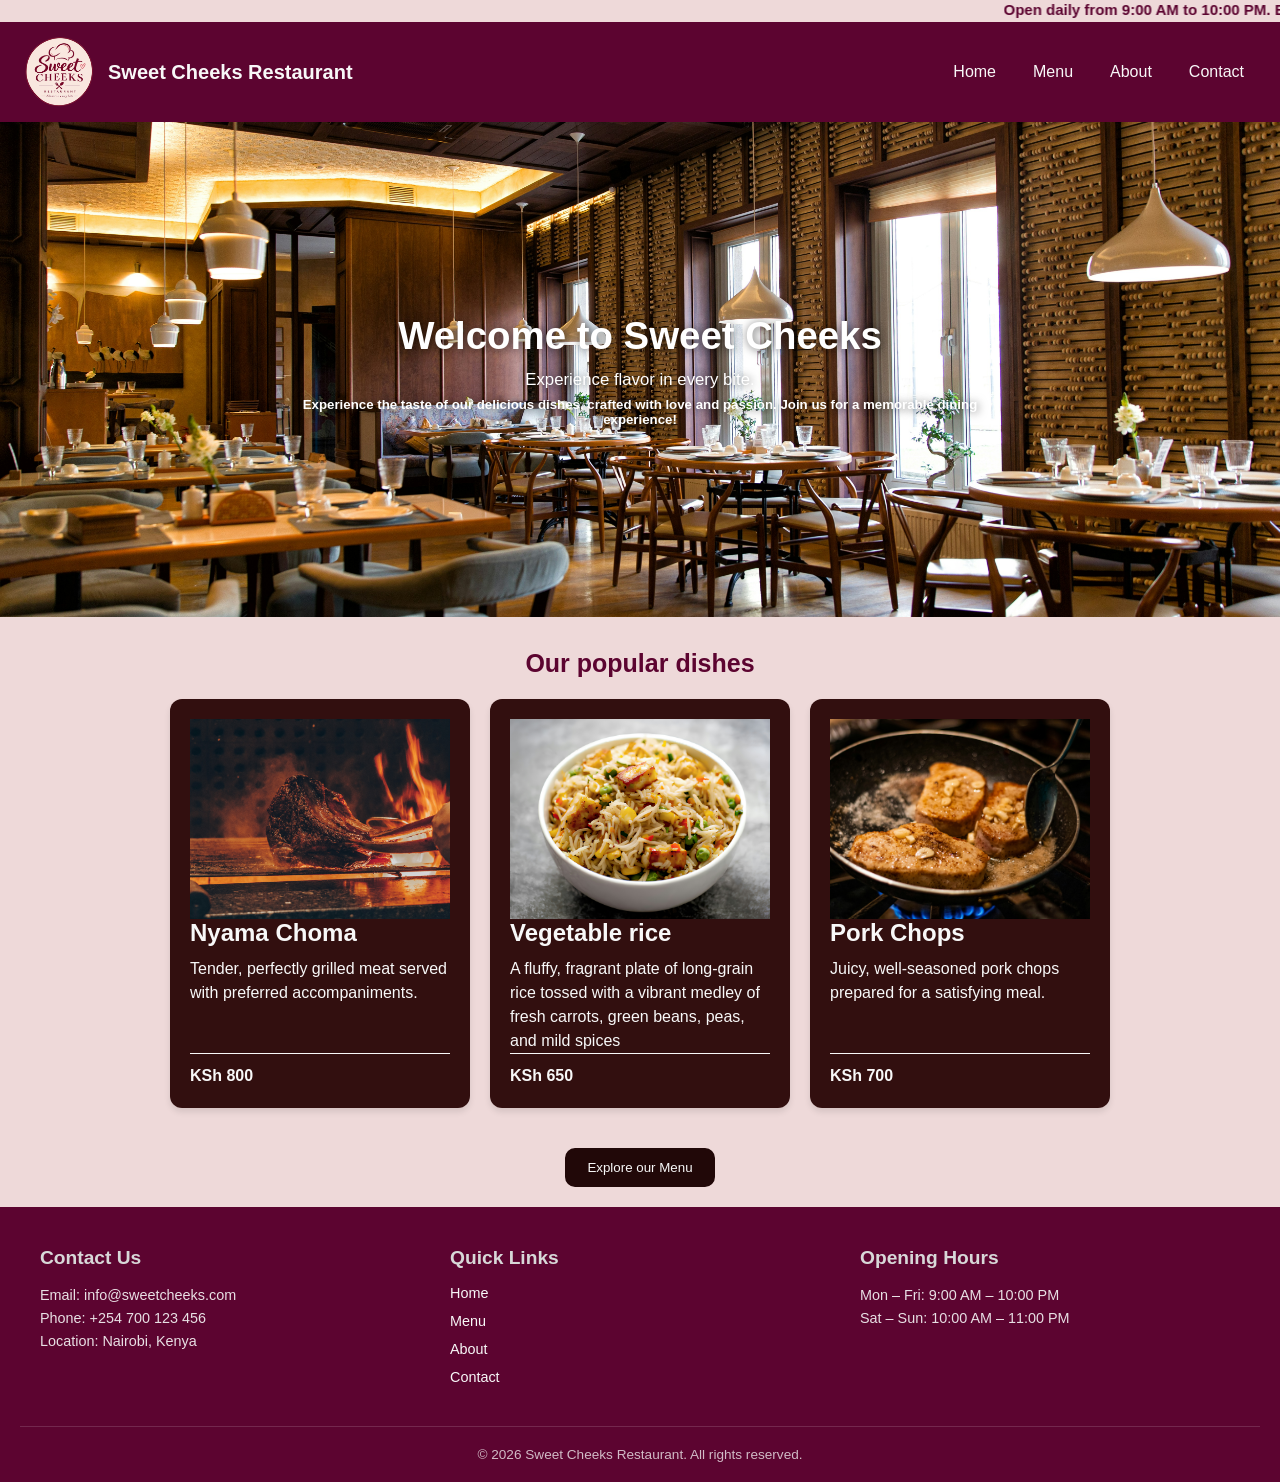
<file: index.html>
<!DOCTYPE html>
<html lang="en">
<head>
    <meta charset="UTF-8">
    <meta name="viewport" content="width=device-width, initial-scale=1.0">
    <title>Sweet Cheeks Restaurant</title>
    <link rel="icon" type="image/png" href="static/images/favicon.png">
    <link rel="stylesheet" href="static/css/styles.css">
</head>
<body>
    <marquee behavior="scroll" direction="left"><h4 id="welcome">
        Open daily from 9:00 AM to 10:00 PM. Enjoy our delicious dishes and exceptional service.
    </h4>      
    </marquee>
      
   <header id="header">
    <nav class="navbar">

        <h2 class="logo">
            <a href="index.html" class="logo-link">
                <img src="static/images/sweet-cheeks-logo.png"
                     alt="Sweet Cheeks Logo"
                     class="logo-img">
                <span>Sweet Cheeks Restaurant</span>
            </a>
        </h2>

        <div class="nav-links">
            <a href="index.html">Home</a>
            <a href="menu.html">Menu</a>
            <a href="about.html">About</a>
            <a href="contact.html">Contact</a>
        </div>

    </nav>
   </header>

      
   <!-- hero section  -->
    <div id="hero-container">
        <img src="static/images/hero2.jpg" alt="Restaurant hero image" class="hero-image">
        <div class="hero-content" >            
            <h1>Welcome to Sweet Cheeks</h1>
            <p>Experience flavor in every bite. </p>                
            <h5>Experience the taste of our delicious dishes, crafted with love and passion. 
            Join us for a memorable dining experience!</h5>
        </div>
    </div>
    <h2 class="dishes"> Our popular dishes</h2>
    <div class="container">
        <!-- Dish One -->
        <div class="card" id="nyama-choma">
            <img src="static/images/nyamachoma.jpg" alt="nyama-choma" class="card-image">
            <div class="card-content">
               <h3>Nyama Choma</h3>
                 <p> Tender, perfectly grilled meat served with preferred accompaniments.</p>
                 <hr>
                 <p class="price">KSh 800</p>     
            </div>
        </div>
        <!-- Dish Two -->
        <div class="card" id="vegetable-rice">
            <img src="static/images/vegetablerice.jpg" alt="vegetable-rice" class="card-image">
            <div class="card-content">
                <h3>Vegetable rice</h3>
                <p> A fluffy, fragrant plate of long-grain rice tossed with a vibrant medley of fresh carrots, 
                    green beans, peas, and mild spices</p>
                    <hr>
                <p class="price">KSh 650</p>
            </div>
        </div>
         <!-- Dish Three -->
        <div class="card" id="pork-chops">
            <img src="static/images/pork.jpg" alt="pork" class="card-image">
            <div class="card-content">
                <h3>Pork Chops</h3>
                <p>Juicy, well-seasoned pork chops prepared for a satisfying meal.</p>
                <hr>
                <p class="price">KSh 700</p>
            </div>
        </div>
    </div>

   <button class="btn" type="button"><a href="menu.html"> Explore our Menu </a></button> 

       <!-- ===== Footer ===== -->
    <footer class="site-footer">
        <div class="footer-container">

            <!-- Contact Info -->
            <div class="footer-column">
                <h3>Contact Us</h3>
                <p>Email: info@sweetcheeks.com</p>
                <p>Phone: +254 700 123 456</p>
                <p>Location: Nairobi, Kenya</p>
            </div>

            <!-- Quick Links -->
            <div class="footer-column">
                <h3>Quick Links</h3>
                <ul>
                  <li><a href="index.html">Home</a></li>
                  <li><a href="menu.html">Menu</a></li>
                  <li><a href="about.html">About</a></li>
                  <li><a href="contact.html">Contact</a></li>
                </ul>
            </div>

            <!-- Opening Hours -->
            <div class="footer-column">
                <h3>Opening Hours</h3>
                <p>Mon – Fri: 9:00 AM – 10:00 PM</p>
                <p>Sat – Sun: 10:00 AM – 11:00 PM</p>
            </div>

        </div>

        <!-- Copyright -->
        <div class="footer-bottom">
            <p>&copy; 2026 Sweet Cheeks Restaurant. All rights reserved.</p>
        </div>
    </footer>
</body>
</html>
</file>
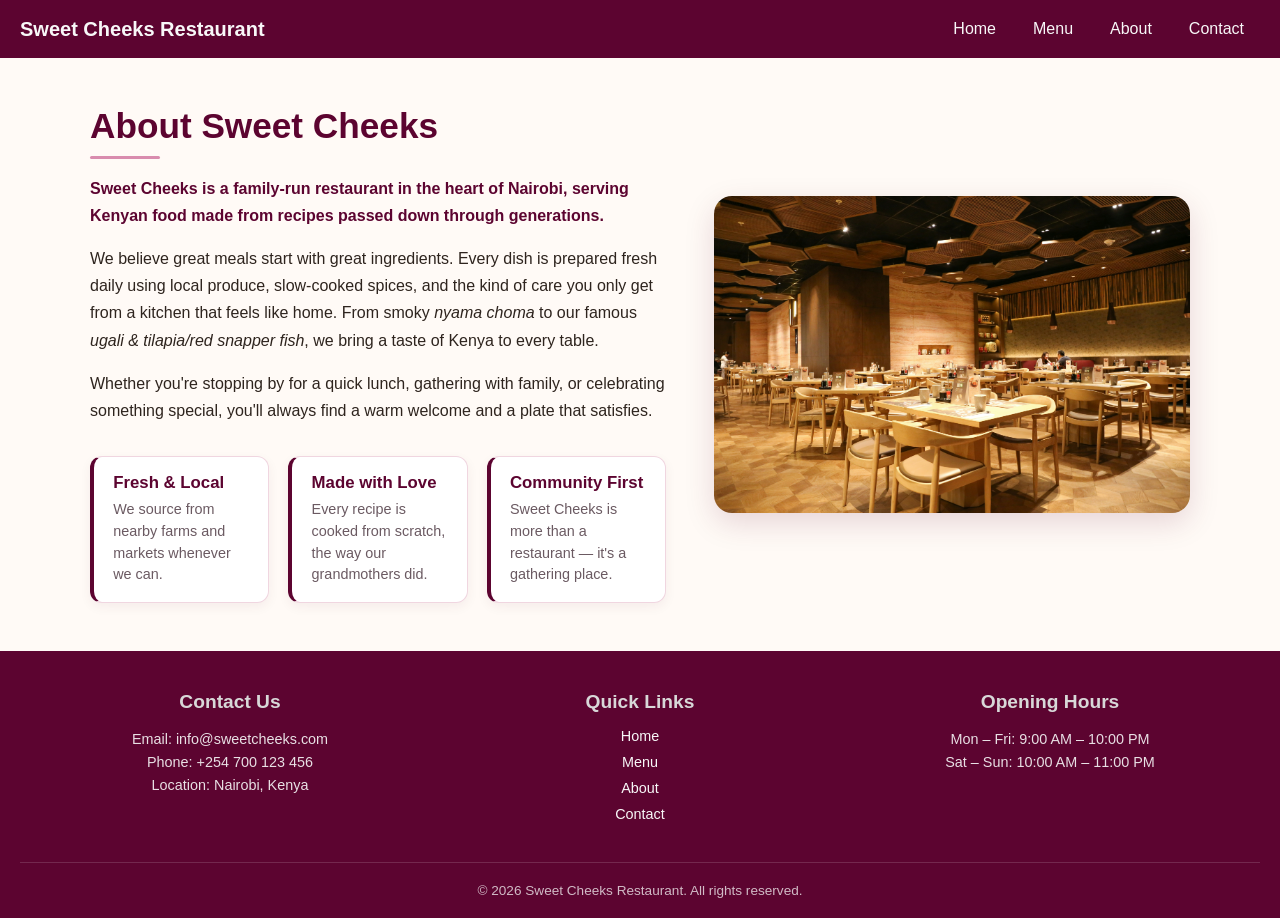
<file: about.html>
<!DOCTYPE html>
<html lang="en">
<head>
    <meta charset="UTF-8">
    <meta name="viewport" content="width=device-width, initial-scale=1.0">
    <title>Sweet Cheeks | About Us</title>
    <link rel="icon" type="image/png" href="static/images/favicon.png">
    <link rel="stylesheet" href="static/css/styles.css">
    <link rel="stylesheet" href="static/css/about.css">
</head>
<body>

    <header id="header">
        <nav class="navbar">
            <h2 class="logo">Sweet Cheeks Restaurant</h2>
            <div class="nav-links">
                <a href="index.html">Home</a>
                <a href="menu.html">Menu</a>
                <a href="about.html">About</a>
                <a href="contact.html">Contact</a>
            </div>
        </nav>
    </header>

    <!-- ===== About Us ===== -->
    <section class="about-section">
        <div class="about-container">
            <div class="about-text">
                <h1 class="about-title">About Sweet Cheeks</h1>
                <p class="about-intro">
                    Sweet Cheeks is a family-run restaurant in the heart of Nairobi, serving
                    Kenyan food made from recipes passed down through generations.
                </p>
                <p>
                    We believe great meals start with great ingredients. Every dish is
                    prepared fresh daily using local produce, slow-cooked spices, and the
                    kind of care you only get from a kitchen that feels like home. From
                    smoky <em>nyama choma</em> to our famous <em>ugali &amp; tilapia/red snapper fish</em>,
                    we bring a taste of Kenya to every table.
                </p>
                <p>
                    Whether you're stopping by for a quick lunch, gathering with family,
                    or celebrating something special, you'll always find a warm welcome
                    and a plate that satisfies.
                </p>

                <div class="about-values">
                    <div class="value-item">
                        <h3>Fresh &amp; Local</h3>
                        <p>We source from nearby farms and markets whenever we can.</p>
                    </div>
                    <div class="value-item">
                        <h3>Made with Love</h3>
                        <p>Every recipe is cooked from scratch, the way our grandmothers did.</p>
                    </div>
                    <div class="value-item">
                        <h3>Community First</h3>
                        <p>Sweet Cheeks is more than a restaurant — it's a gathering place.</p>
                    </div>
                </div>
            </div>

            <div class="about-image-wrap">
                <img src="static/images/hero1.jpg" alt="Inside Sweet Cheeks Restaurant" class="about-image">
            </div>
        </div>
    </section>

        <!-- ===== Footer ===== -->
    <footer class="site-footer">
        <div class="footer-container">

            <!-- Contact Info -->
            <div class="footer-column">
                <h3>Contact Us</h3>
                <p>Email: info@sweetcheeks.com</p>
                <p>Phone: +254 700 123 456</p>
                <p>Location: Nairobi, Kenya</p>
            </div>

            <!-- Quick Links -->
            <div class="footer-column">
                <h3>Quick Links</h3>
                <ul>
                  <li><a href="index.html">Home</a></li>
                  <li><a href="menu.html">Menu</a></li>
                  <li><a href="about.html">About</a></li>
                  <li><a href="contact.html">Contact</a></li>
                </ul>
            </div>

            <!-- Opening Hours -->
            <div class="footer-column">
                <h3>Opening Hours</h3>
                <p>Mon – Fri: 9:00 AM – 10:00 PM</p>
                <p>Sat – Sun: 10:00 AM – 11:00 PM</p>
            </div>

        </div>

        <!-- Bottom Bar: Copyright -->
        <div class="footer-bottom">
            <p>&copy; 2026 Sweet Cheeks Restaurant. All rights reserved.</p>
        </div>
    </footer>

</body>
</html>
</file>
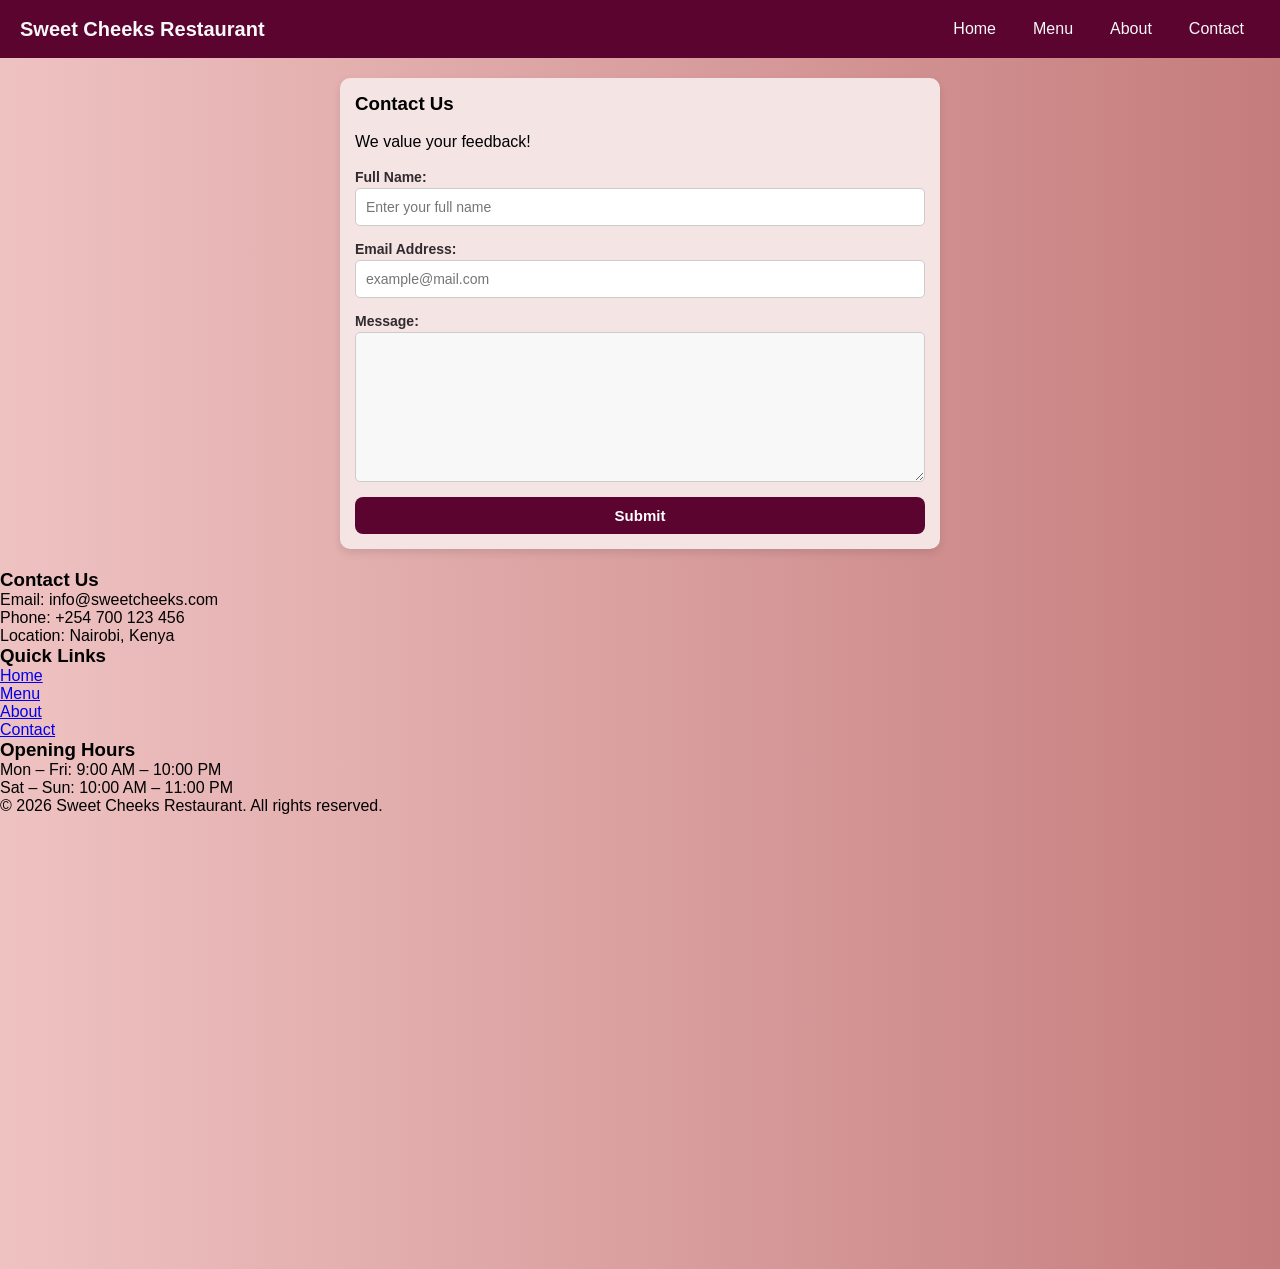
<file: contact.html>
<!DOCTYPE html>
<html lang="en">
<head>
    <meta charset="UTF-8">
    <meta name="viewport" content="width=device-width, initial-scale=1.0">
    <title>Contact Us</title>
    <link rel="icon" type="image/png" href="static/images/favicon.png">
    <link rel="stylesheet" href="static/css/form.css">
</head>
<body>
     <header id="header">
    <nav class="navbar">
        <h2 class="logo">Sweet Cheeks Restaurant</h2>
        <div class="nav-links">           
            <a href="index.html"> Home </a>
            <a href="menu.html"> Menu </a>
            <a href="about.html"> About </a>
            <a href="contact.html"> Contact </a>
        </div>
    </nav>    
   </header>
    <div class="container">
        <h3>Contact Us</h3><br>
        <p class="feedback">We value your feedback!</p><br>
        <form action="">
            <div class="input-group">
                <label for="name">Full Name:</label>
                <input type="text" id="name" name="name" placeholder="Enter your full name" required>
            </div>             
            <div class="input-group">
                <label for="email">Email Address:</label>
                <input type="email" id="email" name="email" placeholder="example@mail.com" required>
            </div>
            <div class="input-group">
                <label for="message">Message:</label>
                <textarea id="message" name="message" rows="5" required></textarea>
            </div>

            <button type="submit">Submit</button>
        </form>

    </div>

        <!-- ===== Footer ===== -->
    <footer class="site-footer">
        <div class="footer-container">

            <!-- Contact Info -->
            <div class="footer-column">
                <h3>Contact Us</h3>
                <p>Email: info@sweetcheeks.com</p>
                <p>Phone: +254 700 123 456</p>
                <p>Location: Nairobi, Kenya</p>
            </div>

            <!-- Quick Links -->
            <div class="footer-column">
                <h3>Quick Links</h3>
                <ul>
                  <li><a href="index.html">Home</a></li>
                  <li><a href="menu.html">Menu</a></li>
                  <li><a href="about.html">About</a></li>
                  <li><a href="contact.html">Contact</a></li>
                </ul>
            </div>

            <!-- Opening Hours -->
            <div class="footer-column">
                <h3>Opening Hours</h3>
                <p>Mon – Fri: 9:00 AM – 10:00 PM</p>
                <p>Sat – Sun: 10:00 AM – 11:00 PM</p>
            </div>

        </div>

        <!-- Bottom Bar: Copyright -->
        <div class="footer-bottom">
            <p>&copy; 2026 Sweet Cheeks Restaurant. All rights reserved.</p>
        </div>
    </footer>

    <iframe src="https://www.google.com/maps/embed?pb=!1m18!1m12!1m3!1d3989.8127100295337!2d33.97337349678956!3d0.0960848000000011!2m3!1f0!2f0!3f0!3m2!1i1024!2i768!4f13.1!3m3!1m2!1s0x177fda817665e21d%3A0x8a0d4edc3d5d82de!2sPort%20Bunyala!5e0!3m2!1sen!2ske!4v1792274486165!5m2!1sen!2ske" width="100%" height="450" style="border:0;" allowfullscreen="" loading="lazy" referrerpolicy="strict-origin-when-cross-origin"></iframe>
    
</body>
</html>
</file>
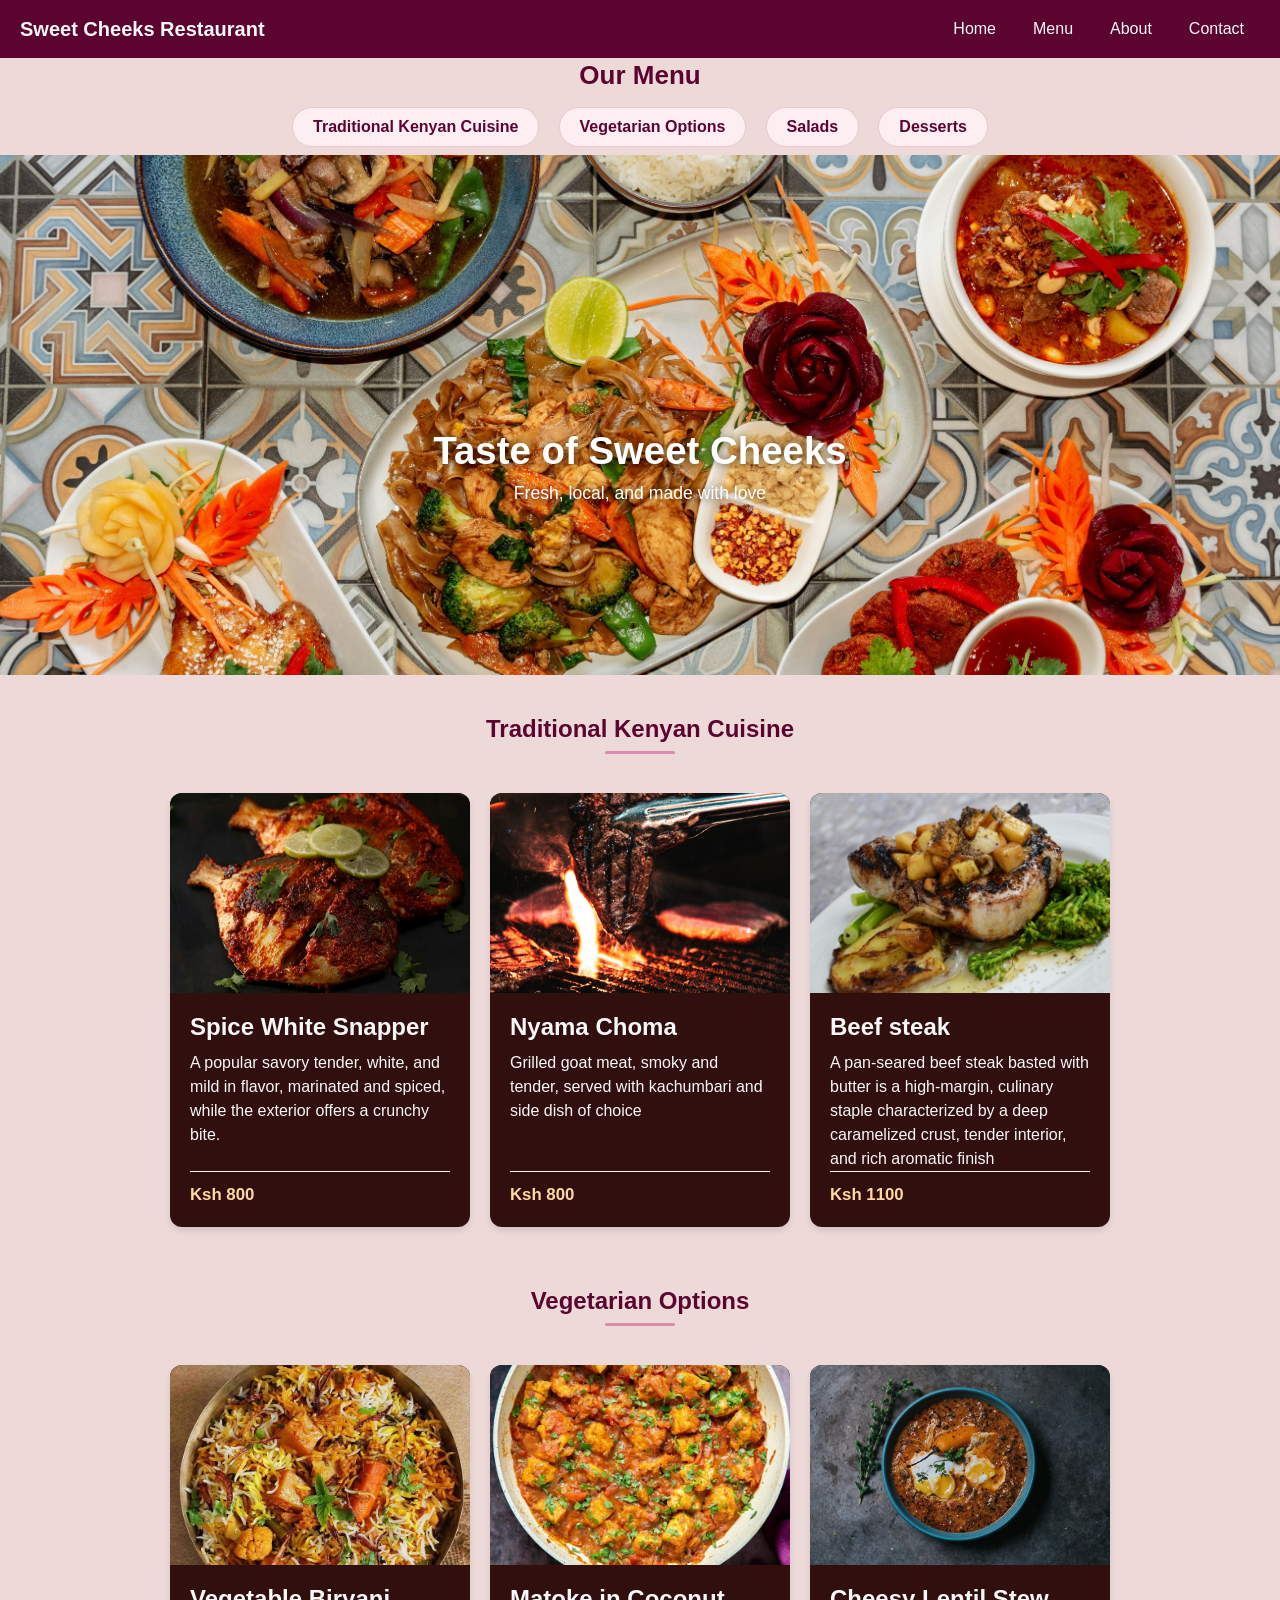
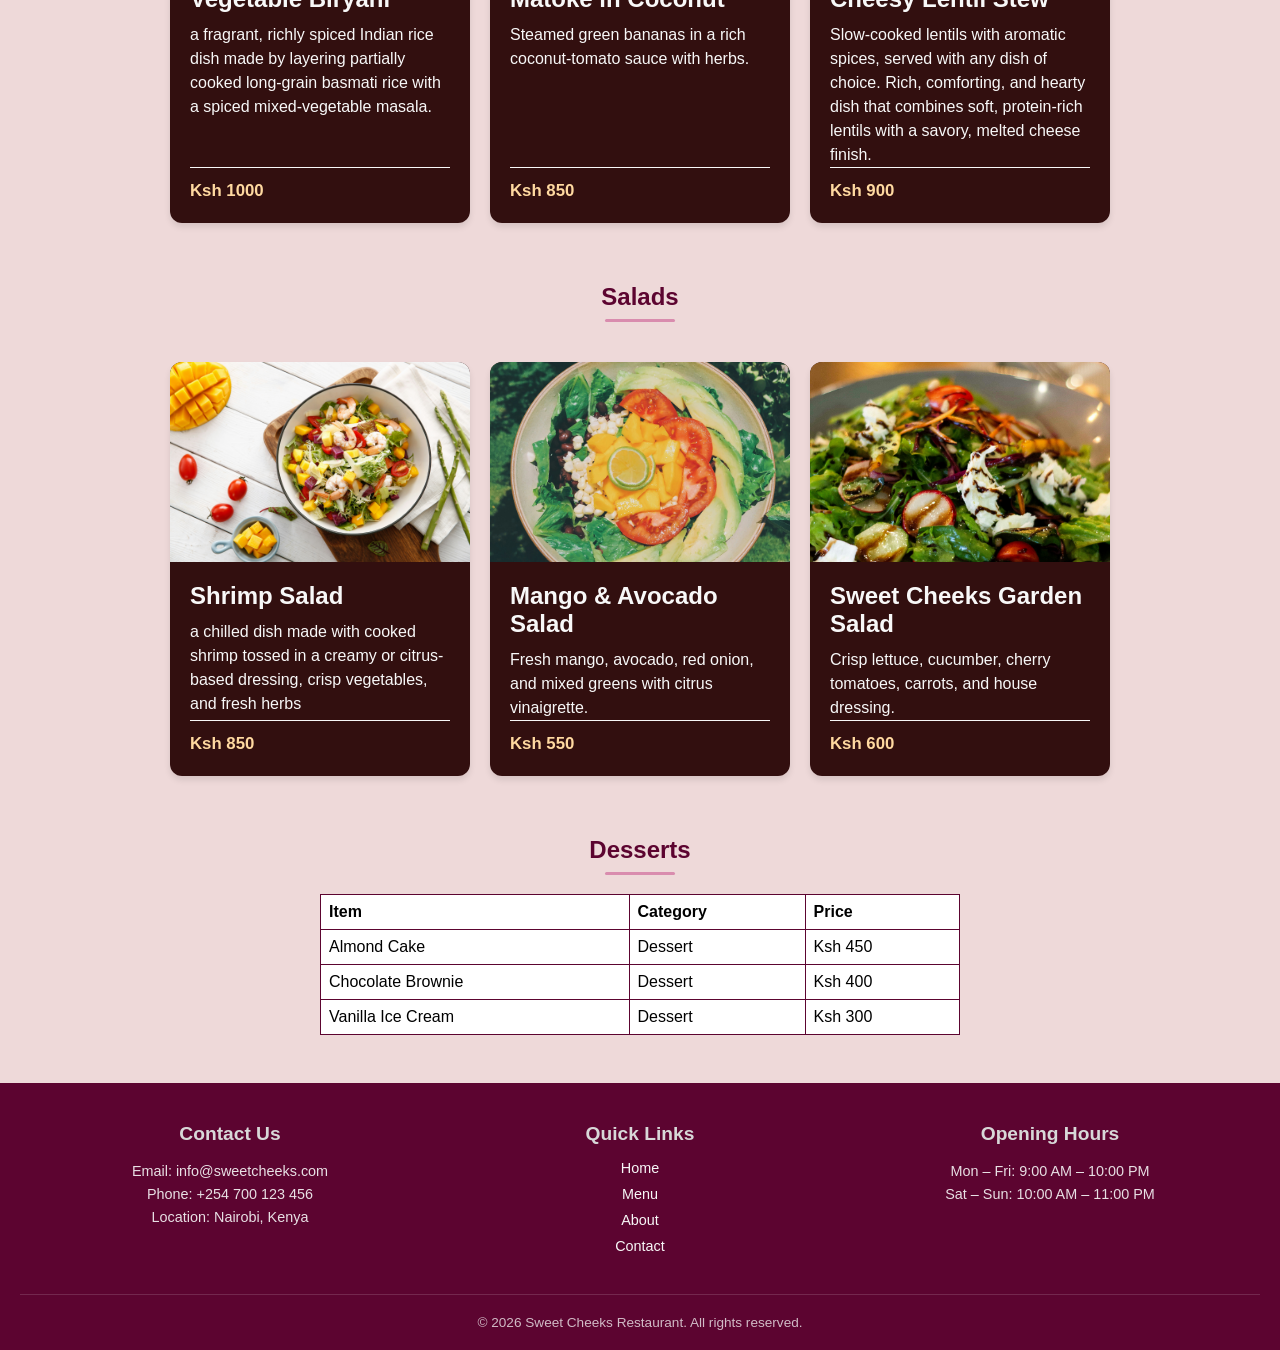
<file: menu.html>
<!DOCTYPE html>
<html lang="en">
<head>
    <meta charset="UTF-8">
    <meta name="viewport" content="width=device-width, initial-scale=1.0">
    <title>Sweet Cheeks | Menu</title>
    <link rel="icon" type="image/png" href="static/images/favicon.png">
    <link rel="stylesheet" href="static/css/styles.css">
    <link rel="stylesheet" href="static/css/menu.css">
</head>
<body>

    <!-- navbar -->
    <header id="header">
        <nav class="navbar">
            <h2 class="logo">Sweet Cheeks Restaurant</h2>
            <div class="nav-links">
                <a href="index.html">Home</a>
                <a href="menu.html">Menu</a>
                <a href="about.html">About</a>
                <a href="contact.html">Contact</a>
            </div>
        </nav>
    </header>

    <!-- Menu navigation -->
    <div class="menu-container">
        <h2>Our Menu</h2>
        <ul>
            <li><a href="#traditional">Traditional Kenyan Cuisine</a></li>
            <li><a href="#vegetarian">Vegetarian Options</a></li>
            <li><a href="#salads">Salads</a></li>
            <li><a href="#desserts">Desserts</a></li>
        </ul>
    </div>

    <!-- Hero banner -->
    <div id="hero-container">
        <img src="static/images/food.jpg" alt="Sweet Cheeks restaurant hero image" class="hero-image">
        <div class="hero-content">
            <h1>Taste of Sweet Cheeks</h1>
            <p>Fresh, local, and made with love</p>
        </div>
    </div>

    <!-- ===== Traditional Kenyan Cuisine ===== -->
    <section id="traditional">
        <h2 class="section-title">Traditional Kenyan Cuisine</h2>
        <div class="container">
            <div class="card" id="ugali-sukuma">
                <img src="static/images/fried-tilapia.jpg" alt="bbq-fish" class="card-image">
                <div class="card-content">
                    <h3>Spice White Snapper </h3>
                    <p> A popular savory tender, white, and mild in flavor, marinated and spiced, while the exterior offers a crunchy bite.</p>
                    <hr>
                    <p class="price">Ksh 800</p>
                </div>
            </div>
            <div class="card" id="nyama-choma">
                <img src="static/images/grilled meat.jpg" alt="Nyama choma" class="card-image">
                <div class="card-content">
                    <h3>Nyama Choma</h3>
                    <p>Grilled goat meat, smoky and tender, served with kachumbari and side dish of choice</p>
                    <hr>
                    <p class="price">Ksh 800</p>
                </div>
            </div>
            <div class="card" id="githeri">
                <img src="static/images/beefsteak.jpg" alt="beefsteak" class="card-image">
                <div class="card-content">
                    <h3>Beef steak</h3>
                    <p> A pan-seared beef steak basted with butter is a high-margin, culinary staple characterized by a deep caramelized crust, 
                        tender interior, and rich aromatic finish</p>
                    <hr>
                    <p class="price">Ksh 1100</p>
                </div>
            </div>
        </div>
    </section>

    <!-- ===== Vegetarian Options ===== -->
    <section id="vegetarian">
        <h2 class="section-title">Vegetarian Options</h2>
        <div class="container">
            <div class="card" id="vegetable-biryani">
                <img src="static/images/Vegetable Biryani.jpg" alt="Vegetable biryani" class="card-image">
                <div class="card-content">
                    <h3>Vegetable Biryani</h3>
                    <p>a fragrant, richly spiced Indian rice dish made by 
                        layering partially cooked long-grain basmati rice with a spiced mixed-vegetable masala.</p>
                    <hr>
                    <p class="price">Ksh 1000</p>
                </div>
            </div>
            <div class="card" id="matoke-coconut">
                <img src="static/images/matoke.jpg" alt="Matoke in coconut" class="card-image">
                <div class="card-content">
                    <h3>Matoke in Coconut</h3>
                    <p>Steamed green bananas in a rich coconut-tomato sauce with herbs.</p>
                    <hr>
                    <p class="price">Ksh 850</p>
                </div>
            </div>
            <div class="card" id="lentil-stew">
                <img src="static/images/lentil-stew.jpg" alt="Lentil stew" class="card-image">
                <div class="card-content">
                    <h3>Cheesy Lentil Stew </h3>
                    <p>Slow-cooked lentils with aromatic spices, served with any dish of choice.
                        Rich, comforting, and hearty dish that combines soft, protein-rich lentils with a savory, melted cheese finish.
                    </p>
                    <hr>
                    <p class="price">Ksh 900</p>
                </div>
            </div>
        </div>
    </section>

    <!-- ===== Salads ===== -->
    <section id="salads">
        <h2 class="section-title">Salads</h2>
        <div class="container">
            <div class="card" id="shrimp salad">
                <img src="static/images/shrimp salad.jpg" alt="shrimp salad" class="card-image">
                <div class="card-content">
                    <h3>Shrimp Salad</h3>
                    <p>a chilled dish made with cooked shrimp tossed in a creamy or citrus-based dressing, 
                       crisp vegetables, and fresh herbs</p>
                    <hr>
                    <p class="price">Ksh 850</p>
                </div>
            </div>
            <div class="card" id="mango-avocado-salad">
                <img src="static/images/mango-avocado.jpg" alt="Mango and avocado salad" class="card-image">
                <div class="card-content">
                    <h3>Mango &amp; Avocado Salad</h3>
                    <p>Fresh mango, avocado, red onion, and mixed greens with citrus vinaigrette.</p>
                    <hr>
                    <p class="price">Ksh 550</p>
                </div>
            </div>
            <div class="card" id="garden-salad">
                <img src="static/images/garden-salad.jpg" alt="Garden salad" class="card-image">
                <div class="card-content">
                    <h3>Sweet Cheeks Garden Salad</h3>
                    <p>Crisp lettuce, cucumber, cherry tomatoes, carrots, and house dressing.</p>
                    <hr>
                    <p class="price">Ksh 600</p>
                </div>
            </div>
        </div>
    </section>

    <!-- ===== Desserts ===== -->
    <section id="desserts">
        <h2 class="section-title">Desserts</h2>
        <table class="dessert-table">
            <thead>
                <tr>
                    <th>Item</th>
                    <th>Category</th>
                    <th>Price</th>
                </tr>
            </thead>
            <tbody>
                <tr>
                    <td>Almond Cake</td>
                    <td>Dessert</td>
                    <td>Ksh 450</td>
                </tr>
                <tr>
                    <td>Chocolate Brownie</td>
                    <td>Dessert</td>
                    <td>Ksh 400</td>
                </tr>
                <tr>
                    <td>Vanilla Ice Cream</td>
                    <td>Dessert</td>
                    <td>Ksh 300</td>
                </tr>
            </tbody>
        </table>
    </section>
    <!-- ===== Footer ===== -->
    <footer class="site-footer">
        <div class="footer-container">

            <!-- Contact Info -->
            <div class="footer-column">
                <h3>Contact Us</h3>
                <p>Email: info@sweetcheeks.com</p>
                <p>Phone: +254 700 123 456</p>
                <p>Location: Nairobi, Kenya</p>
            </div>

            <!-- Quick Links -->
            <div class="footer-column">
              <h3>Quick Links</h3>
              <ul>
                <li><a href="index.html">Home</a></li>
                <li><a href="menu.html">Menu</a></li>
                <li><a href="about.html">About</a></li>
                <li><a href="contact.html">Contact</a></li>
              </ul>  
            </div>

            <!-- Opening Hours -->
            <div class="footer-column">
                <h3>Opening Hours</h3>
                <p>Mon – Fri: 9:00 AM – 10:00 PM</p>
                <p>Sat – Sun: 10:00 AM – 11:00 PM</p>
            </div>

        </div>

        <!--  Copyright -->
        <div class="footer-bottom">
            <p>&copy; 2026 Sweet Cheeks Restaurant. All rights reserved.</p>
        </div>
    </footer>

</body>
</html>
</file>
<file: static/css/styles.css>
* {
  margin: 0;
  padding: 0;
  box-sizing: border-box;
}
body {
    font-family: Arial, Helvetica, sans-serif;
    background-color: #eed9d9;
    padding: 0 auto ;
}
#welcome{
    color: #5c0430;
    font-size: 15px;
    margin-top: 0.5px;
    margin-bottom: 0.5px;   
}
.navbar{

    display:flex;
    background-color: #5c0430;
    color: #f8f8f8;
    align-items: center;
    justify-content: space-between;
    padding: 10px 20px;
    flex-wrap: wrap;
    gap: 10px;

}

.logo {
    font-size: 20px;
    margin: 0;
    white-space: nowrap;
    font-weight: bold;
}

.logo-link {
    display: flex;
    align-items: center;
    gap: 8px;
    color: inherit;
    text-decoration: none;
}

.logo-img {
    width: 80px;
    height: 80px;
    object-fit: contain;
    border-radius: 50%;
    flex-shrink: 1;
}

.nav-links {
    display: flex;
    align-items: center;
    gap: 5px;
    flex-wrap: wrap;
}

.nav-links a {
    color: #f8f8f8;
    text-decoration: none;
    padding: 10px 16px;
    border-radius: 4px;
    transition: background-color 0.3s ease;
    display: inline-block;
}

.nav-links a:hover {
    background-color: #210808;
}

/* ---------- Hero banner ---------- */
#hero-container {
    position: relative;
    width: 100%;
    height: 55vh;              
    max-height: 520px;         
    min-height: 320px;        
    overflow: hidden;
    margin-bottom: 2rem;
}

.hero-image {
    width: 100%;
    height: 100%;
    object-fit: cover;         /* crops instead of stretching */
    object-position: center;   /* keeps the focus centered */
    display: block;
}

.hero-content {
    position: absolute;
    top: 50%;
    left: 50%;
    transform: translate(-50%, -50%);
    width: 90%;                
    max-width: 700px;
    color: white;
    text-align: center;
    text-shadow: 1px 1px 10px rgba(0, 0, 0, 0.6);
}

.hero-content h1 {
    font-size: 2.4rem;
    margin: 0 0 0.5rem;
    line-height: 1.2;
}

.hero-content p {
    font-size: 1.05rem;
    line-height: 1.5;
    margin: 0.3rem 0;
}

/* ---------- Hero responsive ---------- */
@media (max-width: 768px) {
    #hero-container {
        height: 45vh;
        min-height: 260px;
    }
    .hero-content h1 {
        font-size: 1.8rem;
    }
    .hero-content p {
        font-size: 0.95rem;
    }
}

@media (max-width: 480px) {
    #hero-container {
        height: 40vh;
        min-height: 220px;
    }
    .hero-content h1 {
        font-size: 1.4rem;
    }
    .hero-content p {
        font-size: 0.85rem;
    }
}
@media (max-width: 768px) {
    .navbar {
        flex-direction: column;
        padding: 15px;
    }
    
    .nav-links {
        justify-content: center;
    }
}
.dishes{
    text-align: center;
    color: #5c0430;
    font-size: 25px;
    margin-top: 1.5px;
    margin-bottom: 0.5px;
}
.container{
    display: flex;
    flex-wrap: wrap;
    justify-content: center;
    align-items: stretch;
    gap: 20px;
    padding: 20px;
}
.card{
    background-color: rgba(40, 4, 4, 0.945);
    color:#f8f8f8;
    border-radius: 12px;
    box-shadow: 0 4px 6px rgba(0, 0, 0, 0.1);
    width: 300px;
    padding: 20px;
    overflow: hidden;
    display: flex;
    flex-direction: column;
    transition: transform 0.3s ease, box-shadow 0.3s ease;
}
.card-image {
  width: 100%;       
  height: 200px;     
  object-fit: cover; 
  display: block;   
}
.card-content {
    display: flex;
    flex-direction: column;
    flex: 1;
}
.card-content h3{
    font-size: 1.5rem;
    margin-bottom: 10px;
   
}
.card-content p{
    font-size: 1rem;
    line-height: 1.5;
}
.card-content hr {
    margin-top: auto;
    margin-bottom: 10px;
    border: none;
    border-top: 1px solid #f8f8f8;
    width: 100%;
}

.card:hover{
    transform: translateY(-10px);
    box-shadow: 0 8px 16px rgba(0, 0, 0, 0.1);
}
.price {
    margin-top: 0;
    font-weight: bold;
}
.btn {
   border-radius: 10px;
    background-color: #210808;
    border: 2px solid #210808;
    margin: 20px auto;
    padding: 10px 20px;
    display: block;
    width: fit-content;
}
.btn a{
    color: #f8f8f8;
    text-decoration: none;
    
}

.site-footer {
    background-color: #5c0430;      
    color: #f8f8f8;
    padding: 40px 20px 20px 20px;
    font-family: Arial, Helvetica, sans-serif;
}

.footer-container {
    display: flex;
    justify-content: space-around;
    flex-wrap: wrap;
    max-width: 1200px;
    margin: 0 auto;
    gap: 30px;
}

/* ---------- Column styling ---------- */
.footer-column {
    flex: 1;
    min-width: 200px;
}

.footer-column h3 {
    margin-bottom: 15px;
    font-size: 1.2rem;
    color: #d8d8d8;                 
    font-weight: bold;
}

.footer-column p {
    font-size: 0.9rem;
    line-height: 1.6;
    color: #f8f8f8;              
    opacity: 0.9;
}

.footer-column ul {
    list-style: none;
    padding: 0;
    margin: 0;
}

.footer-column ul li {
    margin-bottom: 10px;
}

.footer-column ul li a {
    color: #f8f8f8;
    text-decoration: none;
    font-size: 0.9rem;
    transition: color 0.3s ease;
}

.footer-column ul li a:hover {
    color: #ffd9a0;                
}

/* ---------- Bottom copyright bar ---------- */
.footer-bottom {
    text-align: center;
    margin-top: 30px;
    padding-top: 20px;
    border-top: 1px solid rgba(248, 248, 248, 0.2);   /* subtle light divider */
    font-size: 0.85rem;
    color: #f8f8f8;
    opacity: 0.75;
}

/* ---------- Responsive ---------- */
@media (max-width: 768px) {
    .footer-container {
        flex-direction: column;
        text-align: center;
    }
}
</file>
<file: static/css/about.css>
/* ---------- About section ---------- */
.about-section {
    padding: 3rem 2rem;
    background: #fffaf6;
}

.about-container {
    display: flex;
    flex-wrap: wrap;
    align-items: center;
    justify-content: center;
    gap: 3rem;
    max-width: 1100px;
    margin: 0 auto;
}

.about-text {
    flex: 1 1 420px;
    max-width: 600px;
    font-family: Arial, Helvetica, sans-serif;
    color: #2e241e;
}

.about-title {
    font-size: 2.2rem;
    color: #5c0430;
    margin: 0 0 1rem;
    position: relative;
}

.about-title::after {
    content: '';
    display: block;
    width: 70px;
    height: 3px;
    background: #d98cae;
    margin: 0.6rem 0 0;
    border-radius: 10px;
}

.about-intro {
    font-size: 1.15rem;
    font-weight: bold;
    color: #5c0430;
    margin-bottom: 1rem;
}

.about-text p {
    font-size: 1rem;
    line-height: 1.7;
    margin: 0 0 1rem;
}

/* ---------- Values row ---------- */
.about-values {
    display: flex;
    flex-wrap: wrap;
    gap: 1.2rem;
    margin-top: 2rem;
}

.value-item {
    flex: 1 1 160px;
    background: #ffffff;
    border: 1px solid #f0d6e0;
    border-left: 4px solid #5c0430;
    border-radius: 12px;
    padding: 1rem 1.2rem;
    box-shadow: 0 4px 12px rgba(92, 4, 48, 0.06);
}

.value-item h3 {
    margin: 0 0 0.4rem;
    color: #5c0430;
    font-size: 1.05rem;
}

.value-item p {
    margin: 0;
    font-size: 0.9rem;
    color: #6b5a62;
    line-height: 1.5;
}

/* ---------- Image ---------- */
.about-image-wrap {
    flex: 1 1 320px;
    max-width: 480px;
}

.about-image {
    width: 100%;
    height: auto;
    display: block;
    border-radius: 18px;
    box-shadow: 0 10px 30px rgba(92, 4, 48, 0.15);
    object-fit: cover;
}

/* ---------- Footer ---------- */
footer {
    text-align: center;
    padding: 1.5rem;
    font-size: 0.9rem;
    color: #8a7a6b;
    font-family: Arial, Helvetica, sans-serif;
}

/* ---------- Responsive ---------- */
@media (max-width: 700px) {
    .about-section {
        padding: 2rem 1.2rem;
    }
    .about-title {
        font-size: 1.7rem;
    }
    .about-container {
        gap: 2rem;
    }
}
</file>
<file: static/css/form.css>
*{
    margin: 0;
    padding: 0;
    box-sizing: border-box;
    font-family: Arial, Arial, Helvetica, sans-serif;
}

.navbar{
    display:flex;
    background-color: #5c0430;
    color: #f8f8f8;
    align-items: center;
    justify-content: space-between;
    padding: 10px 20px;
    flex-wrap: wrap;
    gap: 10px;

}
.logo{
    font-size: 20px;
    margin: 0;
    white-space: nowrap;
    font-weight: bold;
   
}
.nav-links {
    display: flex;
    align-items: center;
    gap: 5px;                     
    flex-wrap: wrap;
}
.nav-links a{
    color: #f8f8f8;   
    text-decoration: none;
    padding: 10px 16px;          
    border-radius: 4px;          
    transition: background-color 0.3s ease;
    display: inline-block;
}
.nav-links a:hover{
    background-color: #210808;
}
body{
    margin: 0;
    min-height: 100vh;   
    padding: 0px;
    background: linear-gradient(to right, #efc2c2 0%, #c57c7c 100%);
}
.container{
    max-width: 600px;
    width: 90%;
    background: #f4e4e4;
    padding: 15px;
    margin: 20px auto;
    box-sizing: border-box;
    border-radius: 10px;
    box-shadow: 0 4px 8px rgba(0, 0, 0, 0.1);
}
/*
.logo{
    display: grid;
    color: white;
    padding: 5px;
    width: 100%;
    background: #5c0430;
    border: 0;
    border-radius: 8px;
    place-items: center;
    margin: 0 auto 20px;
    font-size: bold;
    font-weight: 20px;
}*/
textarea {
  width: 100%;
  height: 150px;
  padding: 12px;
  box-sizing: border-box;
  border: 2px solid #ccc;
  border-radius: 4px;
  background-color: #f8f8f8;
  font-size: 16px;
 
}

.input-group{
    margin-bottom: 15px;
    display: flex;
    flex-direction: column;
}
.input-group label{
    display: block;
    margin-bottom: 3px;
    font-weight: bold;
    font-size: 14px;
    color: #312a2e;
}
.input-group input,.input-group textarea{
    width: 100%;
    padding: 10px;
    border: 1px solid #ccc;
    border-radius: 5px;
    font-size: 14px;
    outline: none;
    transition: 0.3s ;
}
.input-group input:focus{
    border-color: #5c0430;
    box-shadow: 0 0 5px rgba(92, 4, 48, 0.5);
}
button{
    width: 100%;
    padding: 10px;
    background-color: #5c0430;
    color: white;
    border: 0 ;
    border-radius: 8px;
    cursor: pointer;
    transition: .3s;
    font-size:15px ;
    font-weight:bold ;
}
button:hover{
    background-color: #210212;
    transition: .3s;
}
@media(max-width:480px){
    .container{
      padding: 24px 18px;
    }
}
</file>
<file: static/css/menu.css>
/*  Smooth scrolling for in-page menu links */
html {
    scroll-behavior: smooth;
}

.menu-container {
    text-align: center;
    padding: 0.1rem 1rem 0.5rem;
}

.menu-container h2 {
    font-size: 26px;
    color: #5c0430;
    text-align: center;
    margin-bottom: 1rem;
}

.menu-container ul {
    list-style-type: none;
    margin: 0;
    padding: 0;
    display: flex;
    justify-content: center;
    gap: 1.2rem;
    flex-wrap: wrap;
    overflow: visible;
}

.menu-container li {
    float: none; 
}

.menu-container li a {
    font-family: Arial, Helvetica, sans-serif;
    color: #5c0430;
    background: #fdeef2;
    padding: 10px 20px;
    border-radius: 40px;
    text-decoration: none;
    font-weight: bold;
    border: 1px solid #e8c8d4;
    display: inline-block;
    transition: all 0.25s ease;
}

.menu-container li a:hover {
    background-color: #5c0430;
    color: #f8f8f8;
    transform: translateY(-2px);
}

/* ---------- Hero banner ---------- */
#hero-container {
    position: relative;
    width: 100%;
    height: 80vh;
    overflow: hidden;
    margin-bottom: 2rem;
}

.hero-image {
    width: 100%;
    height: 100%;
    object-fit: cover;
    display: block;
}

.hero-content {
    position: absolute;
    top: 60%;
    left: 50%;
    transform: translate(-50%, -50%);
    color: white;
    text-align: center;
    text-shadow: 1px 1px 10px rgba(0, 0, 0, 0.6);
}

.hero-content h1 {
    font-size: 2.4rem;
    margin: 0;
}

.hero-content p {
    margin: 0.4rem 0 0;
    font-size: 1.1rem;
}

/* ---------- Section titles ---------- */
.section-title {
    text-align: center;
    font-size: 24px;
    color: #5c0430;
    margin: 2.5rem 0 1.2rem;
    position: relative;
}

.section-title::after {
    content: '';
    display: block;
    width: 70px;
    height: 3px;
    background: #d98cae;
    margin: 0.5rem auto 0;
    border-radius: 10px;
}

/* Card grid */
.container {
    display: flex;
    flex-wrap: wrap;
    justify-content: center;
    align-items: stretch;
    gap: 20px;
    padding: 20px;
}

/* Card  */
.card {
    background-color: rgba(40, 4, 4, 0.945);
    color: #f8f8f8;
    border-radius: 12px;
    box-shadow: 0 4px 6px rgba(0, 0, 0, 0.1);
    width: 300px;
    padding: 0;                 /* image goes edge to edge */
    overflow: hidden;
    display: flex;
    flex-direction: column;
    transition: transform 0.3s ease, box-shadow 0.3s ease;
}

.card:hover {
    transform: translateY(-10px);
    box-shadow: 0 8px 16px rgba(0, 0, 0, 0.2);
}

.card-image {
    width: 100%;
    height: 200px;
    object-fit: cover;
    display: block;
}

.card-content {
    display: flex;
    flex-direction: column;
    flex: 1;
    padding: 20px;
}

.card-content h3 {
    font-size: 1.5rem;
    margin: 0 0 10px;
    color: #f8f8f8;
    font-family: Arial, Helvetica, sans-serif;
}

.card-content p {
    font-size: 1rem;
    line-height: 1.5;
    font-family: Arial, Helvetica, sans-serif;
    color: #f8f8f8;
    margin: 0;
}

.card-content hr {
    margin-top: auto;
    margin-bottom: 10px;
    border: none;
    border-top: 1px solid #f8f8f8;
    width: 100%;
}

.card-content .price {
    margin: 0;
    font-weight: bold;
    font-size: 1.05rem;
    color: #ffd9a0;             /* warm accent so it pops on dark card */
}

/* ---------- Desserts table ---------- */
.dessert-table {
    font-family: Arial, Helvetica, sans-serif;
    border-collapse: collapse;
    width: 50%;
    margin: 1rem auto 3rem;
    background: #ffffff;
}

.dessert-table th,
.dessert-table td {
    border: 1px solid #5c0430;
    padding: 8px;
    text-align: left;
}

.dessert-table tr:hover {
    background-color: #f5f5f5;
}

/* ---------- Footer ---------- */
footer {
    text-align: center;
    padding: 1.5rem;
    font-size: 0.9rem;
    color: #8a7a6b;
    font-family: Arial, Helvetica, sans-serif;
}

/* ---------- Responsive ---------- */
@media (max-width: 600px) {
    .container {
        padding: 1rem;
        gap: 1.2rem;
    }
    .card {
        width: 100%;
    }
    .dessert-table {
        width: 95%;
    }
    #hero-container {
        height: 55vh;
    }
    .hero-content h1 {
        font-size: 1.8rem;
    }
}
</file>
